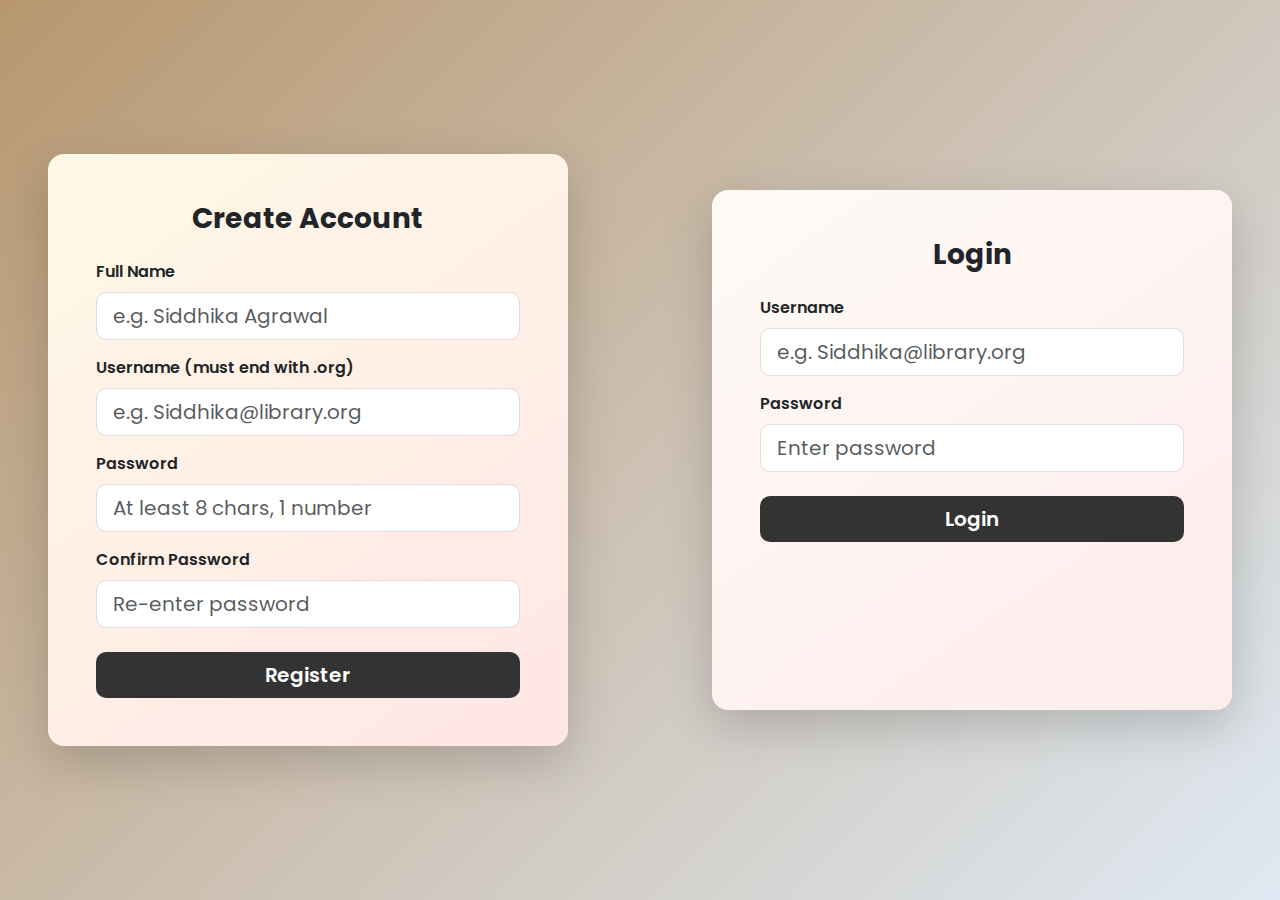
<file: index.html>
<!DOCTYPE html>
<html lang="en">
<head>
  <meta charset="UTF-8" />
  <meta name="viewport" content="width=device-width, initial-scale=1.0"/>
  <title>Library Portal</title>
  <link href="https://cdn.jsdelivr.net/npm/bootstrap@5.3.3/dist/css/bootstrap.min.css" rel="stylesheet"/>
  <link rel="stylesheet" href="style.css"/>
</head>

<body class="hero-bg d-flex align-items-center justify-content-center vh-100">

  <div class="container-fluid px-5">
    <div class="row align-items-center justify-content-between">

      <!-- 💚 LEFT SIDE: Register Form -->
      <div class="col-lg-5 col-md-6 col-sm-12">
        <div class="form-box register-box shadow-lg p-5 rounded-4">
          <h3 class="text-center text-dark fw-bold mb-4">Create Account</h3>

          <div id="regAlert" class="alert alert-danger d-none mb-3"></div>
          <div id="regSuccess" class="alert alert-success d-none mb-3"></div>

          <form id="registerForm" novalidate>
            <div class="mb-3">
              <label class="form-label fw-semibold text-dark">Full Name</label>
              <input type="text" id="fullName" class="form-control form-control-lg" placeholder="e.g. Siddhika Agrawal" required/>
            </div>

            <div class="mb-3">
              <label class="form-label fw-semibold text-dark">Username (must end with .org)</label>
              <input type="text" id="regUsername" class="form-control form-control-lg" placeholder="e.g. Siddhika@library.org" required/>
            </div>

            <div class="mb-3">
              <label class="form-label fw-semibold text-dark">Password</label>
              <input type="password" id="regPassword" class="form-control form-control-lg" placeholder="At least 8 chars, 1 number" required/>
            </div>

            <div class="mb-4">
              <label class="form-label fw-semibold text-dark">Confirm Password</label>
              <input type="password" id="regConfirm" class="form-control form-control-lg" placeholder="Re-enter password" required/>
            </div>

            <button type="submit" class="btn btn-dark w-100 fw-semibold btn-lg">Register</button>
          </form>
        </div>
      </div>

      <!-- 💙 RIGHT SIDE: Login Form -->
      <div class="col-lg-5 col-md-6 col-sm-12 mt-4 mt-md-0">
        <div class="form-box login-box shadow-lg p-5 rounded-4">
          <h3 class="text-center text-dark fw-bold mb-4">Login</h3>
          <div id="error" class="alert alert-danger d-none mb-3"></div>

          <form id="loginForm" novalidate>
            <div class="mb-3">
              <label for="username" class="form-label fw-semibold text-dark">Username</label>
              <input type="text" id="username" class="form-control form-control-lg" placeholder="e.g. Siddhika@library.org" required>
            </div>
            <div class="mb-4">
              <label for="password" class="form-label fw-semibold text-dark">Password</label>
              <input type="password" id="password" class="form-control form-control-lg" placeholder="Enter password" required>
            </div>
            <button type="submit" class="btn btn-dark w-100 fw-semibold btn-lg">Login</button>
          </form>
        </div>
      </div>

    </div>
  </div>

  <script src="https://cdn.jsdelivr.net/npm/bootstrap@5.3.3/dist/js/bootstrap.bundle.min.js"></script>
  <script src="script.js"></script>
</body>
</html>
</file>
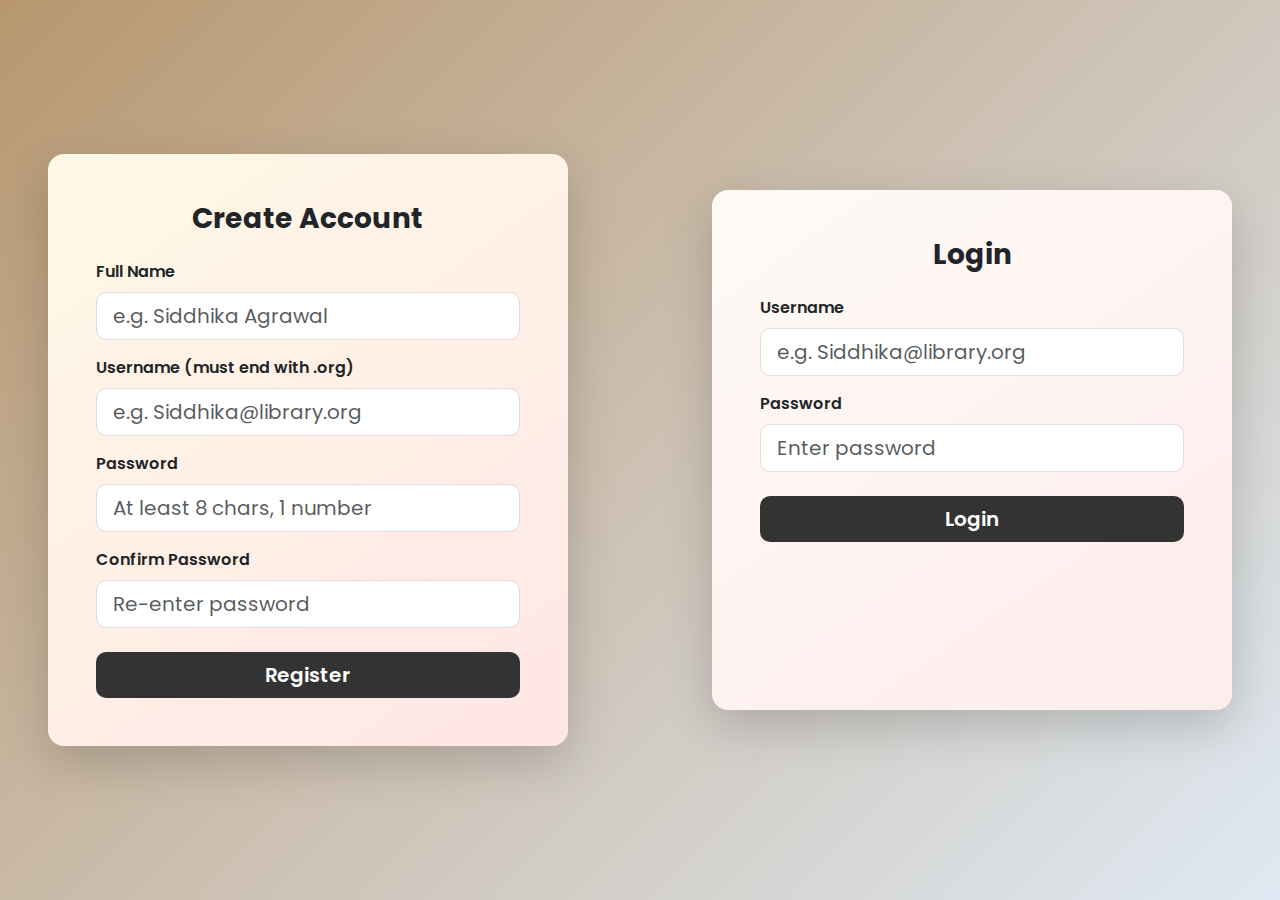
<file: dashboard.html>
<!DOCTYPE html>
<html lang="en">
<head>
  <meta charset="UTF-8">
  <meta name="viewport" content="width=device-width, initial-scale=1.0">
  <title>Library Dashboard</title>
  <link href="https://cdn.jsdelivr.net/npm/bootstrap@5.3.3/dist/css/bootstrap.min.css" rel="stylesheet">
  <link rel="stylesheet" href="style.css">
</head>
<body class="dashboard-bg text-dark">

  <!-- Navbar -->
  <nav class="navbar navbar-expand-lg bg-primary navbar-dark shadow-sm">
    <div class="container d-flex justify-content-between">
      <a class="navbar-brand fw-bold" href="#">📖 Library Dashboard</a>
      <button class="btn btn-light btn-sm" id="logoutBtn">Logout</button>
    </div>
  </nav>

  <!-- Dashboard Section -->
  <div class="container text-center mt-5">
    <h2 id="welcomeMsg" class="fw-bold mb-4 text-dark"></h2>
    <p class="lead text-secondary">Manage books, issue, return and explore collections below 📚</p>

    <div class="d-flex justify-content-center flex-wrap gap-3 mt-4">
      <button class="btn btn-success" onclick="addBook()">➕ Add Book</button>
      <button class="btn btn-warning" onclick="issueBook()">📤 Issue Book</button>
      <button class="btn btn-info text-white" onclick="returnBook()">📥 Return Book</button>
      <button class="btn btn-secondary" onclick="viewBooks()">📘 View Books</button>
    </div>

    <div id="bookList" class="mt-5"></div>

    <!-- Book Gallery -->
    <h3 class="fw-bold mt-5 text-primary">Available Books</h3>
    <div class="row row-cols-1 row-cols-md-3 g-4 mt-3" id="galleryBooks">
      <div class="col">
        <div class="card h-100 border-0 shadow-sm">
          <img src="https://images.unsplash.com/photo-1512820790803-83ca734da794" class="card-img-top" alt="Book 1">
          <div class="card-body">
            <h5 class="card-title fw-bold">The Great Gatsby</h5>
            <p class="card-text text-muted">By F. Scott Fitzgerald</p>
          </div>
        </div>
      </div>
      <div class="col">
        <div class="card h-100 border-0 shadow-sm">
          <img src="https://images.unsplash.com/photo-1524995997946-a1c2e315a42f" class="card-img-top" alt="Book 2">
          <div class="card-body">
            <h5 class="card-title fw-bold">1984</h5>
            <p class="card-text text-muted">By George Orwell</p>
          </div>
        </div>
      </div>
      <div class="col">
        <div class="card h-100 border-0 shadow-sm">
          <img src="https://images.unsplash.com/photo-1528207776546-365bb710ee93" class="card-img-top" alt="Book 3">
          <div class="card-body">
            <h5 class="card-title fw-bold">Pride and Prejudice</h5>
            <p class="card-text text-muted">By Jane Austen</p>
          </div>
        </div>
      </div>
    </div>
  </div>

  <script src="https://cdn.jsdelivr.net/npm/bootstrap@5.3.3/dist/js/bootstrap.bundle.min.js"></script>
  <script src="script.js"></script>
</body>
</html>
</file>
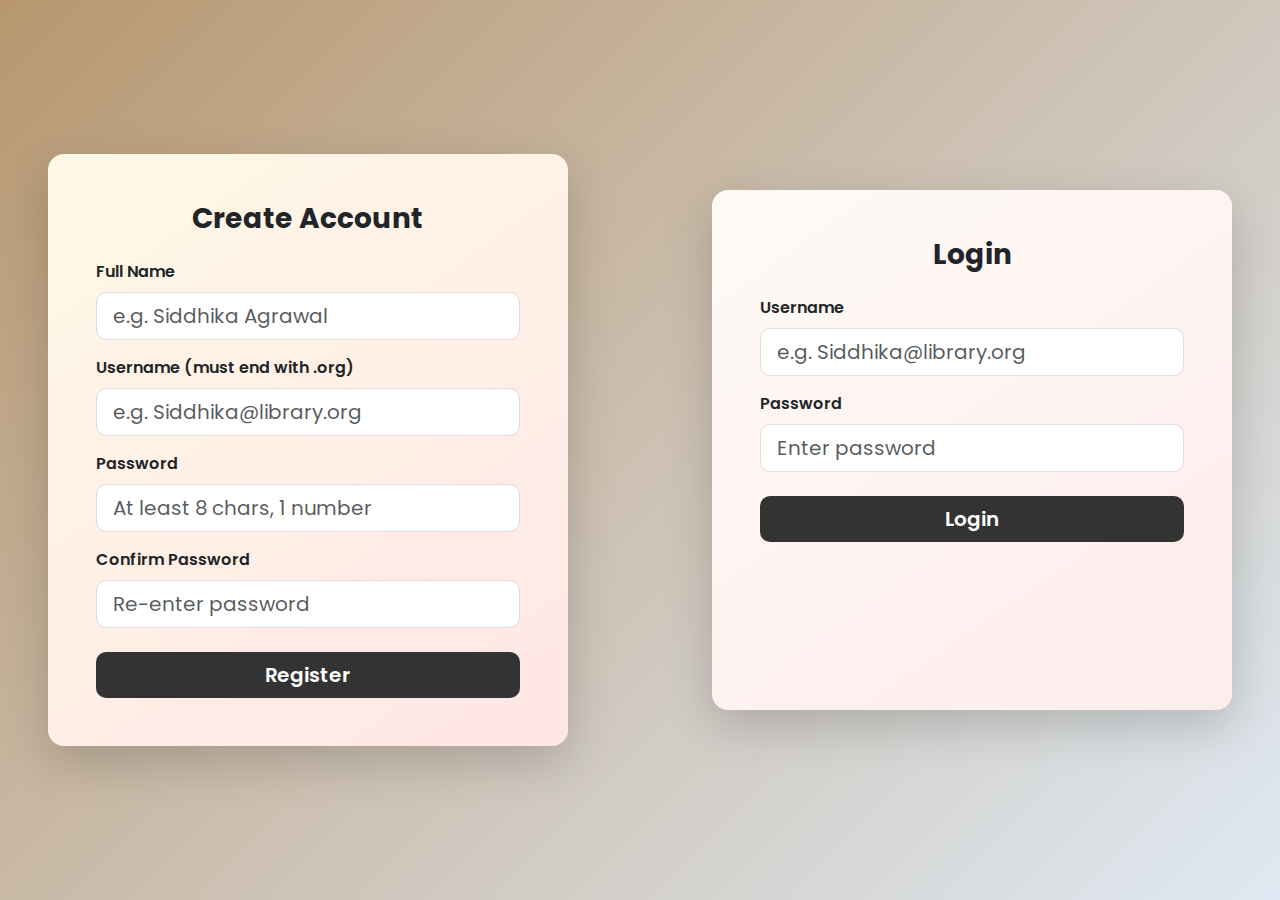
<file: user-dashboard.html>
<!DOCTYPE html>
<html lang="en">
<head>
  <meta charset="UTF-8" />
  <meta name="viewport" content="width=device-width, initial-scale=1.0" />
  <title>User Library Dashboard</title>
  <link
    href="https://cdn.jsdelivr.net/npm/bootstrap@5.3.3/dist/css/bootstrap.min.css"
    rel="stylesheet"
  />
  <link rel="stylesheet" href="style.css" />
</head>
<body class="dashboard-bg text-dark">
  <nav class="navbar navbar-expand-lg bg-success navbar-dark shadow-sm">
    <div class="container d-flex justify-content-between">
      <a class="navbar-brand fw-bold" href="#">📚 Library Portal</a>
      <button class="btn btn-light btn-sm" id="logoutBtn">Logout</button>
    </div>
  </nav>

  <div class="container text-center mt-5">
    <h2 id="welcomeUser" class="fw-bold mb-3 text-success"></h2>
    <p class="lead text-secondary">
      Browse and issue books available in your library 📖
    </p>
    <div id="userBookList" class="mt-4"></div>
  </div>

  <script src="https://cdn.jsdelivr.net/npm/bootstrap@5.3.3/dist/js/bootstrap.bundle.min.js"></script>
  <script src="script.js"></script>
</body>
</html>
</file>
<file: style.css>
@import url('https://fonts.googleapis.com/css2?family=Poppins:wght@300;500;700&display=swap');

body {
  font-family: 'Poppins', sans-serif;
  overflow-x: hidden;
}

.hero-bg {
  background: linear-gradient(135deg,rgb(184, 151, 111), #dfe9f3);
  background-size: cover;
}

.form-box {
  background:rgb(46, 37, 1);
  border-radius: 20px;
  border: 1px solidrgba(250, 250, 250, 0.29);
  color: #333;
  min-height: 520px;
  transition: all 0.3s ease;
}

.form-box:hover {
  transform: translateY(-3px);
  box-shadow: 0px 10px 30px rgba(0,0,0,0.1);
}

.register-box {
  background: linear-gradient(145deg, #fff9e6, #ffe6e6);
}

.login-box {
  background: linear-gradient(145deg, #fdfaf5, #ffecec);
}

.form-control-lg {
  border-radius: 10px;
  border: 1px solid #ddd;
  background-color: #fff;
  color: #333;
}

.form-control-lg:focus {
  border-color: #666;
  box-shadow: 0 0 8px rgba(0,0,0,0.2);
}

.btn-lg {
  border-radius: 10px;
  background: #333;
  color: #fff;
  border: none;
  transition: all 0.3s ease;
}

.btn-lg:hover {
  background: #000;
  transform: translateY(-2px);
}

.col-lg-5 {
  flex: 0 0 45%;
  max-width: 45%;
}

@media (max-width: 991px) {
  .form-box {
    margin-bottom: 2rem;
    min-height: auto;
  }
}
</file>
